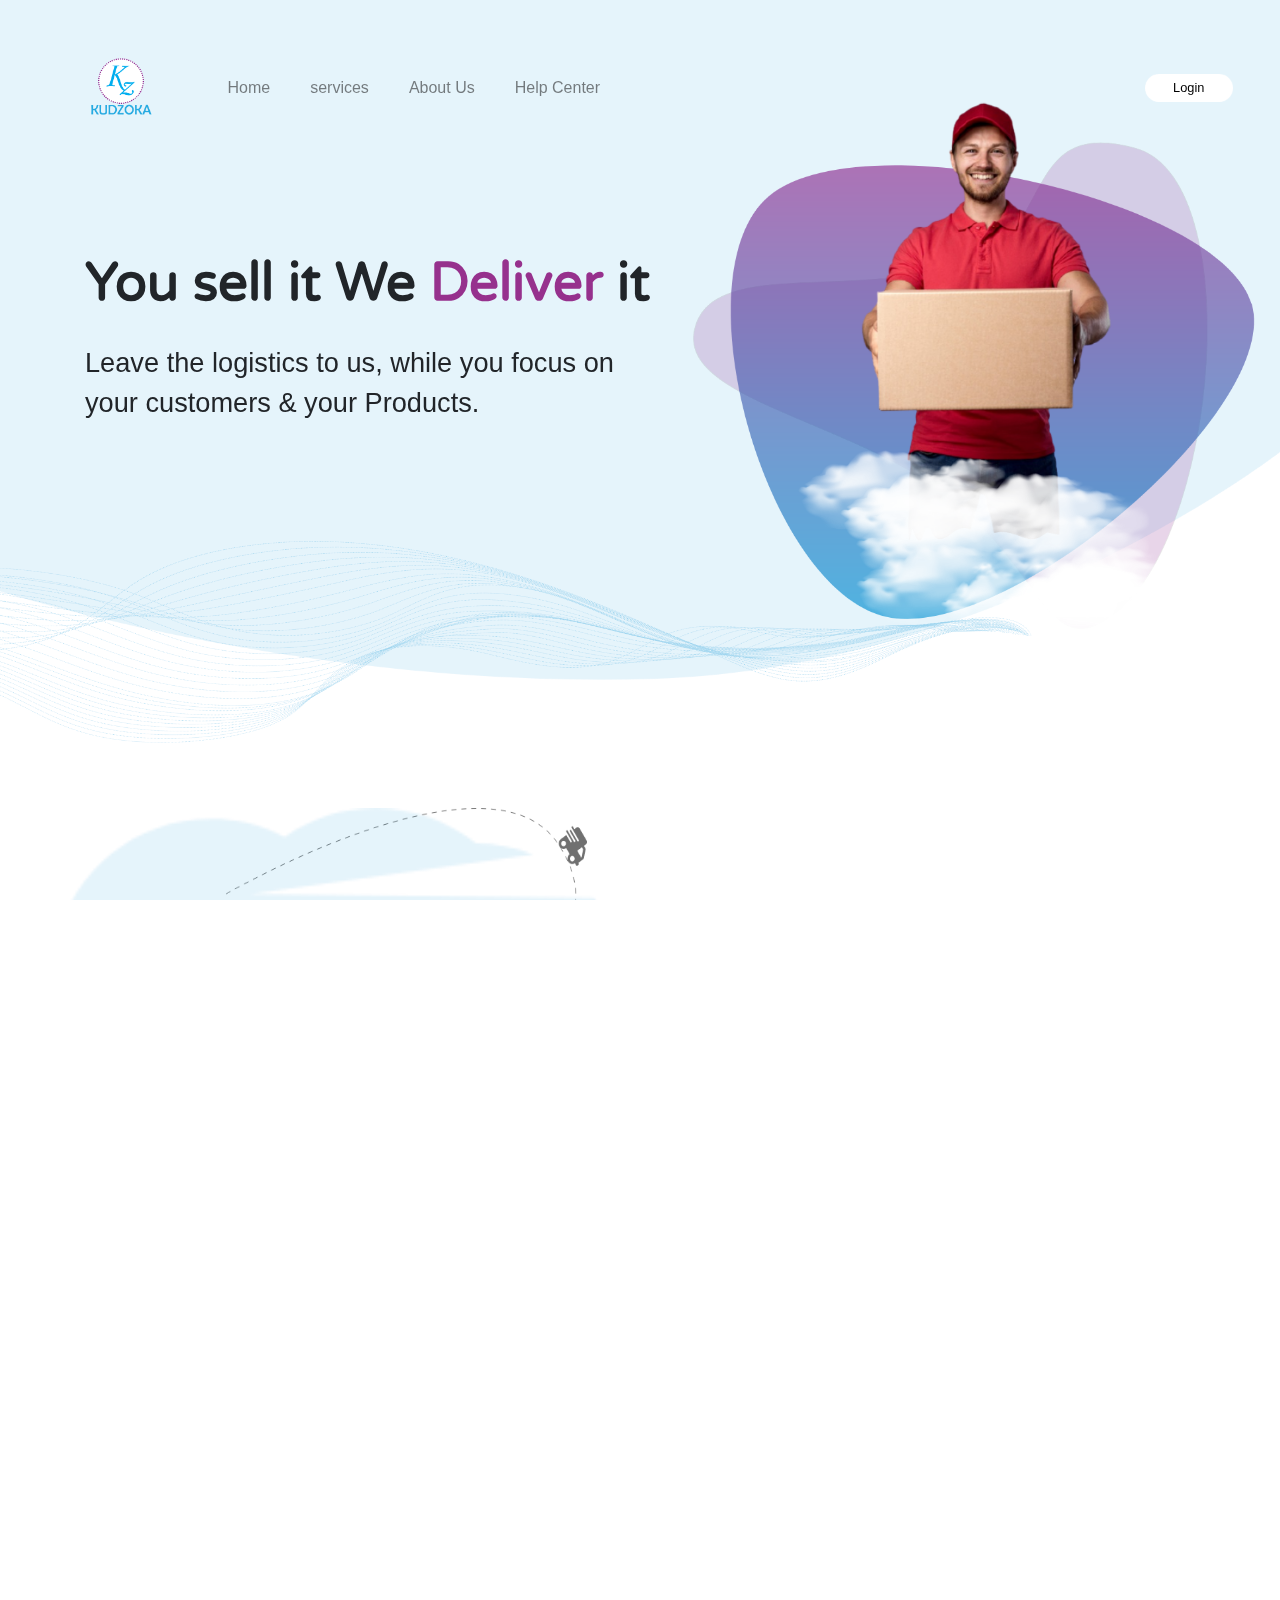
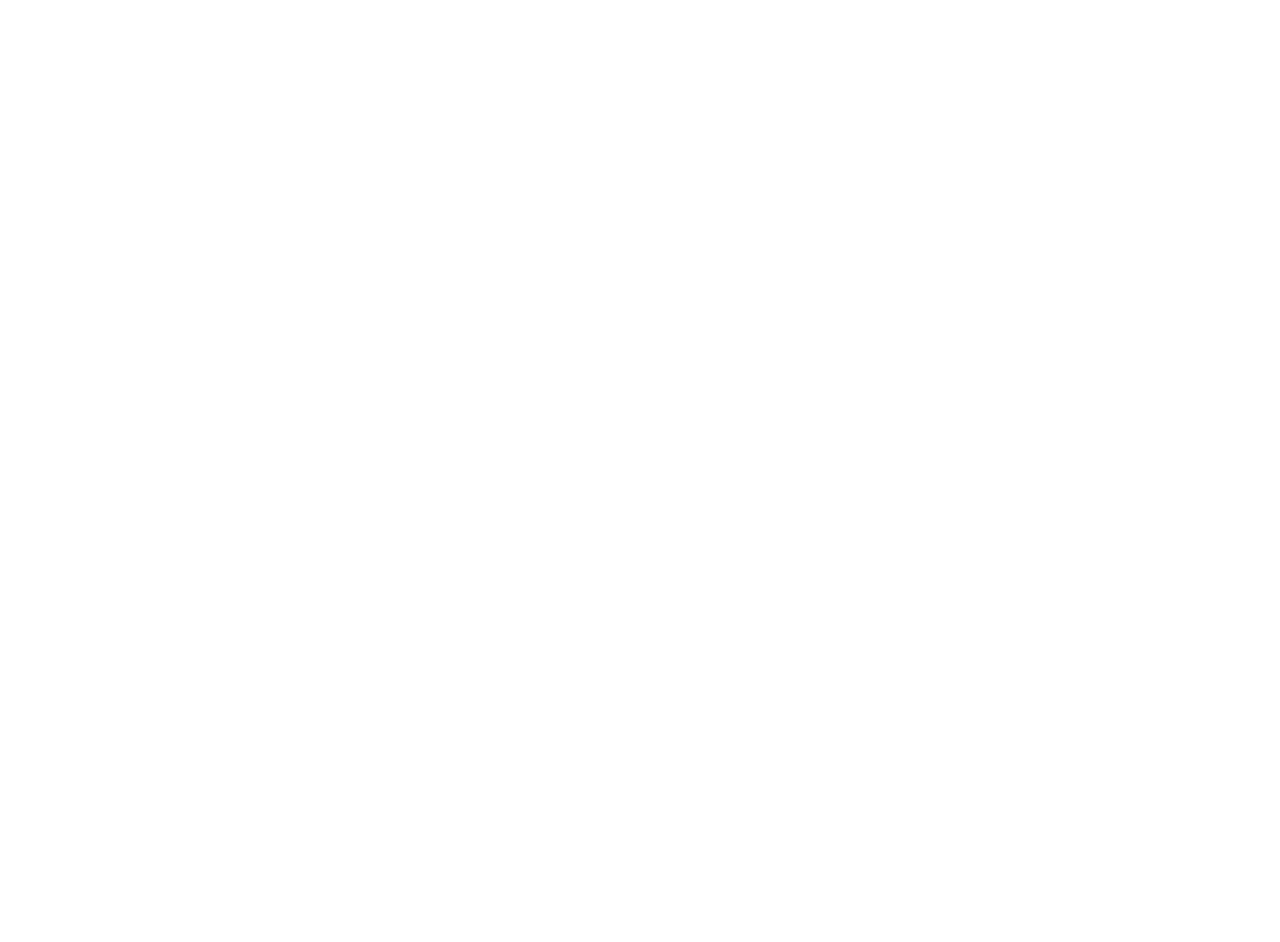
<file: index.html>
<!DOCTYPE html>
<html lang="en">
<head>
    <meta charset="UTF-8">
    <meta http-equiv="X-UA-Compatible" content="IE=edge">
    <meta name="viewport" content="width=device-width, initial-scale=1.0">
    <title>KUDZOKA</title>
    
    <link rel="stylesheet" href="https://maxcdn.bootstrapcdn.com/bootstrap/4.0.0/css/bootstrap.min.css" integrity="sha384-Gn5384xqQ1aoWXA+058RXPxPg6fy4IWvTNh0E263XmFcJlSAwiGgFAW/dAiS6JXm" crossorigin="anonymous">
    <link rel="stylesheet" href="https://unpkg.com/swiper/swiper-bundle.min.css">


    <link rel="stylesheet" href="css/header.css">
    <link rel="stylesheet" href="css/base.css">
</head>

<body>
    
    <header class="background">
        <div class="container" containertype="header">
        <nav class=" navbar navbar-expand-lg navbar-light">
            <a class="navbar-brand" href="">
                <img src="photo/77c3f8418880a56f5f75687c4d268a20.png" width="150px">
            </a>
            <button class="navbar-toggler" type="button" data-toggle="collapse" data-target="#navbarSupportedContent" aria-controls="navbarSupportedContent" aria-expanded="false" aria-label="Toggle navigation">
                <span class="navbar-toggler-icon"></span>
            </button>
            <div class="collapse navbar-collapse " id="navbarSupportedContent">
                <ul class="navbar-nav mr-auto">
                    <li class="nav-item">
                        <a class="nav-link mr-3 pl-3" href="">Home
                            <div class="underlinebar"></div>
                        </a>
                    </li>
                    <li class="nav-item">
                        <a class="nav-link mr-3 pl-3" href="">services
                            <div class="underlinebar"></div>
                        </a>
                    </li>
                    <li class="nav-item">
                        <a class="nav-link mr-3 pl-3" href="">About Us
                            <div class="underlinebar"></div>
                        </a>
                    </li>
                    <li class="nav-item">
                        <a class="nav-link mr-3 pl-3" href="">Help Center
                            <div class="underlinebar"></div>
                        </a>
                    </li>
                </ul>
                    <a href="" class="btn d-flex justify-content-center align-items-center">
                        <img class="buttonimg" src="photo/login_button_bg.png" width="100%">
                        <span class="buttontext position-absolute">Login</span>
                    </a>
            </div>
        </nav>
            <div class="row">
                <div class="para col-7">
                    <span>You sell it We <span>Deliver</span> it</span>
                    <p>Leave the logistics to us, while you focus on your customers & your Products.</p>
                </div>
                <div class="col-5 ">
                    <img class="first" src="photo/landing_bg.png" width="140%" >
                    <img class="secound " src="photo/Mask Group 1.png" width="60%" >
                    <img class="third " src="photo/clouds.png" width="80%" height="60%">
                    <img class="fourth " src="photo/waves.png" width="290%" height="60%"> 
                </div>
            </div>
        </div>
    </header>


    <iframe src="iframe/chart.html" width="100%"  frameborder="no" scrolling="no" class="chartframe"></iframe>
    <iframe src="iframe/slider.html" width="100%" frameborder="no" scrolling="no" class="sliderframe"></iframe>
    <iframe src="iframe/footer.html" width="100%" frameborder="no" scrolling="no" class="footerframe"></iframe>

</body>

<script src="https://code.jquery.com/jquery-3.2.1.slim.min.js"integrity="sha384-KJ3o2DKtIkvYIK3UENzmM7KCkRr/rE9/Qpg6aAZGJwFDMVNA/GpGFF93hXpG5KkN"crossorigin="anonymous"></script>
<script src="https://cdnjs.cloudflare.com/ajax/libs/popper.js/1.12.9/umd/popper.min.js"integrity="sha384-ApNbgh9B+Y1QKtv3Rn7W3mgPxhU9K/ScQsAP7hUibX39j7fakFPskvXusvfa0b4Q"crossorigin="anonymous"></script>
<script src="https://maxcdn.bootstrapcdn.com/bootstrap/4.0.0/js/bootstrap.min.js"integrity="sha384-JZR6Spejh4U02d8jOt6vLEHfe/JQGiRRSQQxSfFWpi1MquVdAyjUar5+76PVCmYl"crossorigin="anonymous"></script>


<script src="https://unpkg.com/swiper/swiper-bundle.min.js"></script>
<script src="js/slider.js"></script>
</html>
</file>
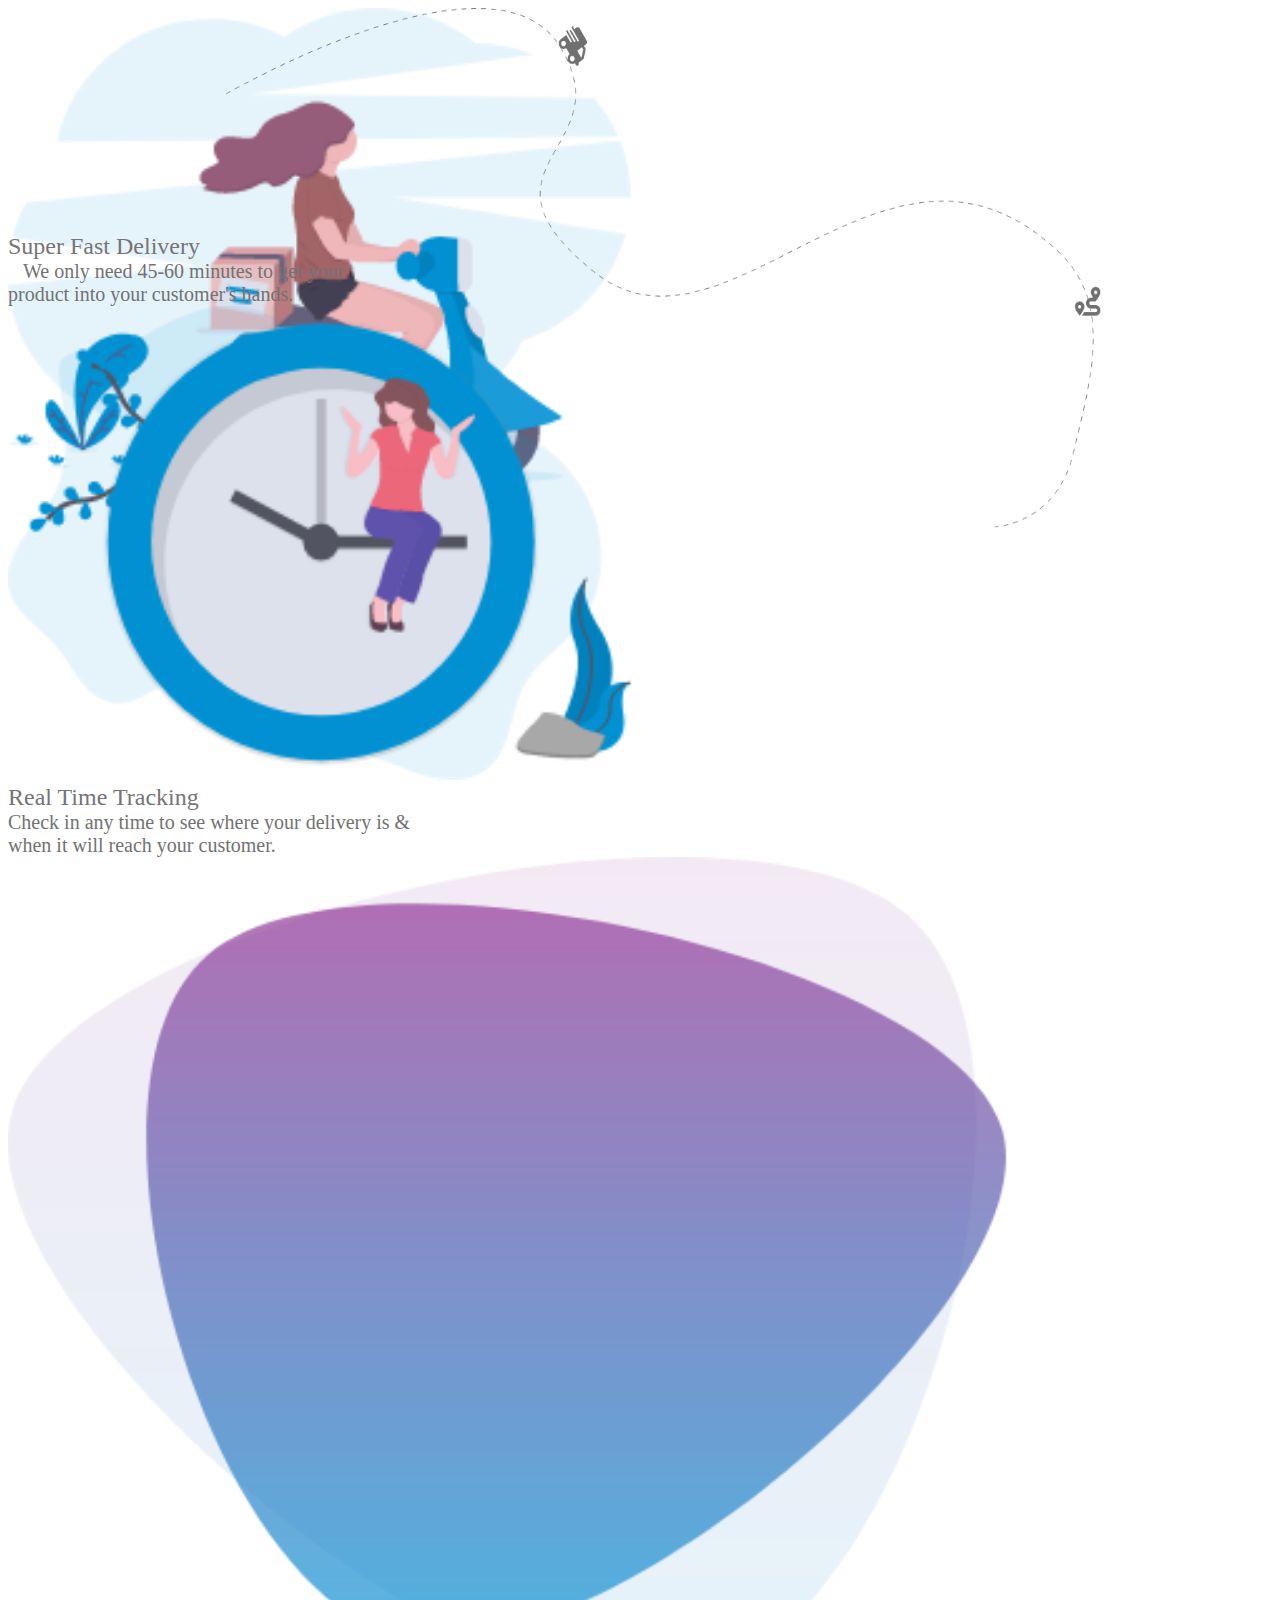
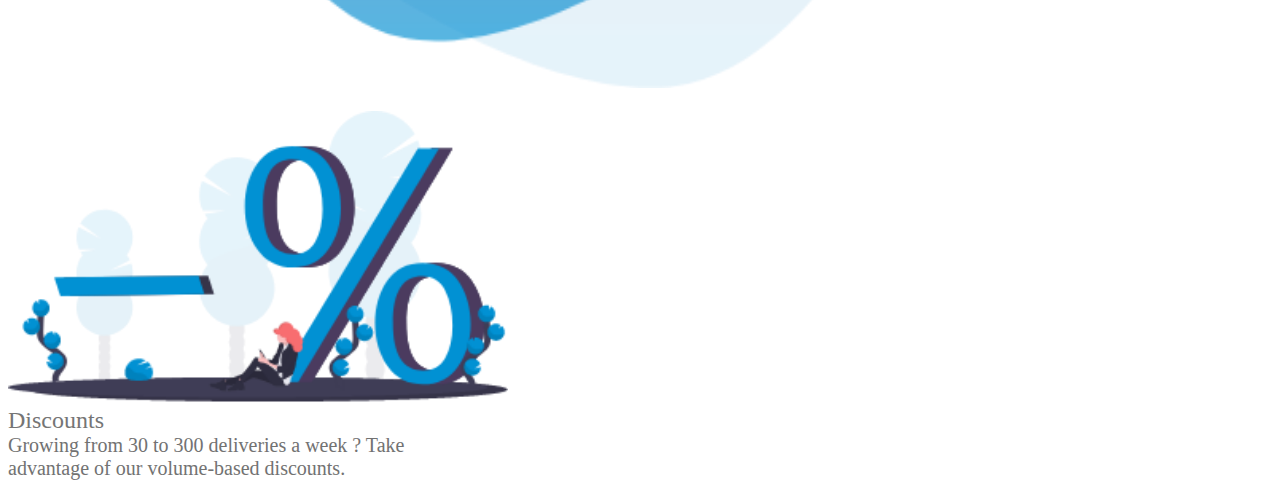
<file: iframe/chart.html>
<!DOCTYPE html>
<html lang="en">
<head>
    <meta charset="UTF-8">
    <meta http-equiv="X-UA-Compatible" content="IE=edge">
    <meta name="viewport" content="width=device-width, initial-scale=1.0">
    <link rel="stylesheet" href="https://cdn.jsdelivr.net/npm/bootstrap@4.6.0/dist/css/bootstrap.min.css" integrity="sha384-B0vP5xmATw1+K9KRQjQERJvTumQW0nPEzvF6L/Z6nronJ3oUOFUFpCjEUQouq2+l" crossorigin="anonymous">
    <script src="https://code.jquery.com/jquery-3.5.1.slim.min.js" integrity="sha384-DfXdz2htPH0lsSSs5nCTpuj/zy4C+OGpamoFVy38MVBnE+IbbVYUew+OrCXaRkfj" crossorigin="anonymous"></script>
    <script src="https://cdn.jsdelivr.net/npm/bootstrap@4.6.0/dist/js/bootstrap.bundle.min.js" integrity="sha384-Piv4xVNRyMGpqkS2by6br4gNJ7DXjqk09RmUpJ8jgGtD7zP9yug3goQfGII0yAns" crossorigin="anonymous"></script>
    <link rel="stylesheet" href="../css/chart.css">
</head>
<body>
   
    <div class="container">
        <div class="row align-content-end  justify-content-start chat1">
            <div class="col-12 col-lg-4 d-flex  justify-content-center align-items-center">
                <img src="../photo/chart1.png" alt="please wait while loading..." width="50%" class="img">
            </div>
        </div>

        <div class="row align-content-start  justify-content-start">
            <div class="col-12 col-lg-4 d-flex justify-content-start align-items-center flex-column">
                <span>Super Fast Delivery</span>
                <span class="text-center text1">
                 &nbsp; &nbsp;We only need 45-60 minutes to get your product into your customer's hands.
                </span>
            </div>
            <div class="col-12 col-lg-4 d-flex justify-content-center align-items-center">
                <img src="../photo/chart2.png" alt="please wait while loading..." width="50%" class="img">
            </div>
        </div>
        <div class="row align-content-start  justify-content-center">
            <div class="col-12 col-lg-4 d-flex justify-content-center align-items-center flex-column">
                <span>Real Time Tracking</span>
                <span class="text-center text2">
                    Check in any time to see where your delivery is & when it will reach your customer.
                </span>
            </div>
        </div>
        <div class="row">
            <div class="col-12 col-lg-4 d-flex justify-content-center align-items-center order-1 order-lg-0">
                <img src="../photo/try.png" alt="please wait while loading..." width="80%" class="try">
                <div class="trystring">
                    <span >Why choose</span>
                    <span>KUDZOKA</span>
                </div>
            </div>
            <div class="col-12 col-lg-7 offset-lg-1">
                <div class="row justify-content-end align-content-end chat3">
                    <div class="col-12 col-lg-10 d-flex justify-content-center align-items-center">
                        <img src="../photo/chart3.png" alt="please wait while loading..." width="40%" class="img">
                    </div>
                </div>
                <div class="row justify-content-end align-content-start">
                    <div class="col-12 col-lg-10 d-flex justify-content-center align-items-center flex-column">
                        <span>Discounts</span>
                        <span class="text-center text3">
                            Growing from 30 to 300 deliveries a week ? Take advantage of our volume-based discounts.
                        </span>
                    </div>
                </div>
            </div>
        </div>
    </div>
</body>
</html>
</file>
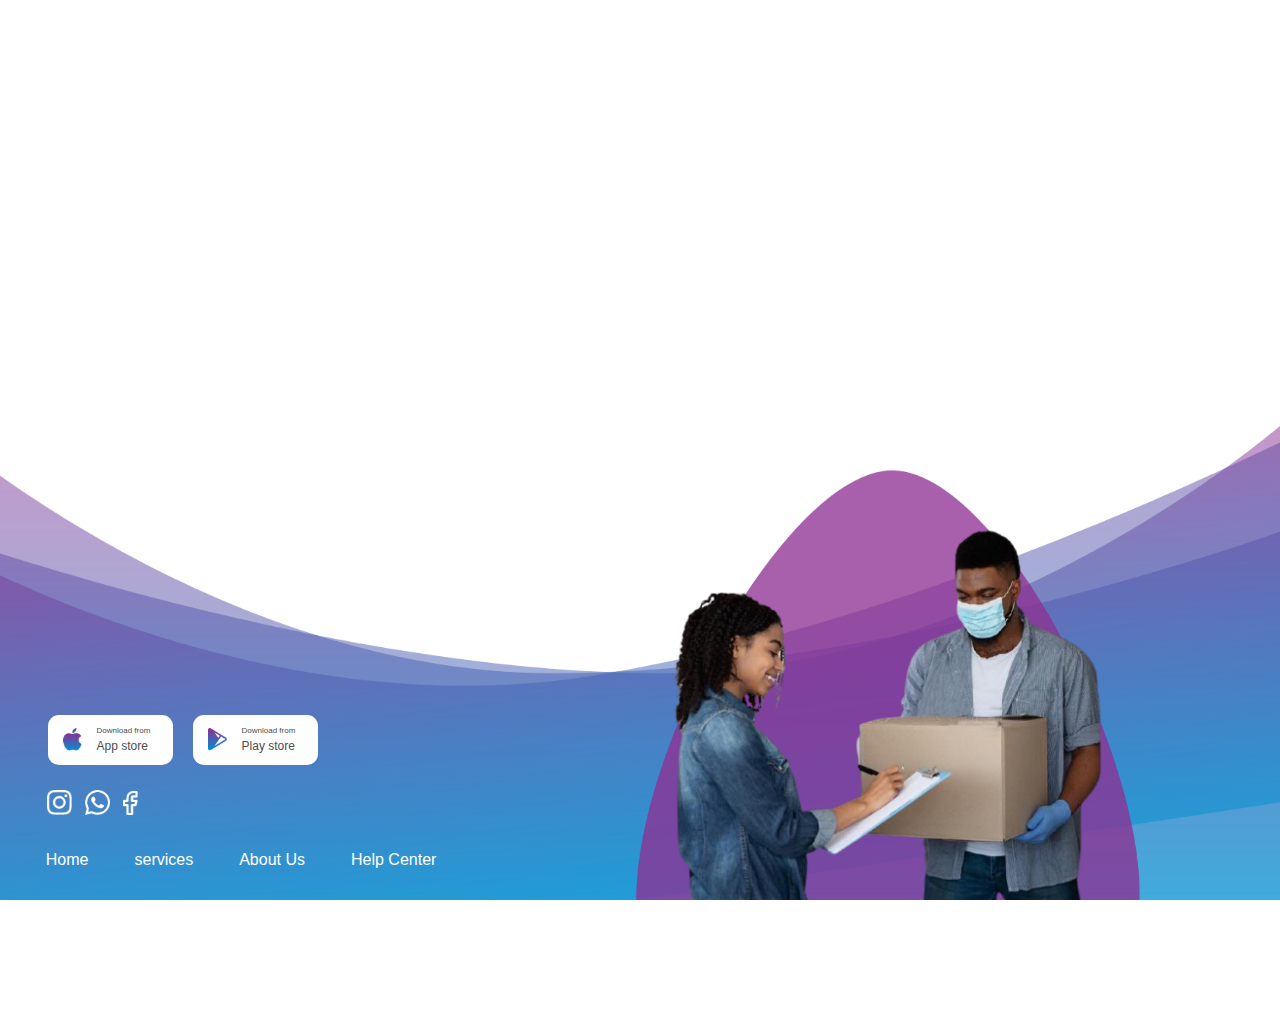
<file: iframe/footer.html>
<!DOCTYPE html>
<html lang="en">
<head>
    <meta charset="UTF-8">
    <meta http-equiv="X-UA-Compatible" content="IE=edge">
    <meta name="viewport" content="width=device-width, initial-scale=1.0">
    <link rel="stylesheet" href="https://maxcdn.bootstrapcdn.com/bootstrap/4.0.0/css/bootstrap.min.css" integrity="sha384-Gn5384xqQ1aoWXA+058RXPxPg6fy4IWvTNh0E263XmFcJlSAwiGgFAW/dAiS6JXm" crossorigin="anonymous">
    <link rel="stylesheet" href="../css/footer.css">
    <title>footer</title>
</head>
<body>
    <div class="footercontainer">
        <div class="background">
            <img src="../photo/120570240_1438492939673479_1452111268841416043_n-removebg-preview.png" class="humanphoto">
            <div class="leftsec">




                <div class="contentcontainer">
                    <div class="downloadbutton">
                        <div class="apple">
                            <div>
                                <img src="../photo/apple.png" width="100%">
                            </div>
                            <div class="downloadbuttontext">
                                <span>Download from</span>
                                <span>App store</span>
                            </div>
                        </div>
                        <div class="google">
                            <div>
                                <img src="../photo/play-store.png" width="100%">
                            </div>
                            <div class="downloadbuttontext">
                                <span>Download from</span>
                                <span>Play store</span>
                            </div>
                        </div>
                    </div>








                    <div class="social">
                        <div>
                            <a href="">
                                <img src="../photo/Icon awesome-instagram.png" alt="instagram" width="75%" class="insta">
                            </a>
                        </div>
                        <div>
                            <a href="">
                                <img src="../photo/Icon simple-whatsapp.png" alt="whats app" width="75%">
                            </a>
                        </div>
                        <div>
                            <a href="">
                                <img src="../photo/Icon feather-facebook.png" alt="face book" width="45%">
                            </a>
                        </div>
                    </div>






                    <div class="bottomnavbar">
                        <nav class=" navbar navbar-expand navbar-light p-0">
                                <ul class="navbar-nav mr-auto">
                                    <li class="nav-item">
                                        <a class="nav-link pl-2 text-white" href="">Home</a>
                                    </li>
                                    <li class="nav-item">
                                        <a class="nav-link pl-2  text-white" href="">services</a>
                                    </li>
                                    <li class="nav-item">
                                        <a class="nav-link pl-2  text-white" href="">About Us</a>
                                    </li>
                                    <li class="nav-item">
                                        <a class="nav-link pl-2  text-white" href="">Help Center</a>
                                    </li>
                                </ul>
                        </nav>
                    </div>
                </div>


            </div>
        </div>
    </div>
















    <script src="https://code.jquery.com/jquery-3.2.1.slim.min.js"
    integrity="sha384-KJ3o2DKtIkvYIK3UENzmM7KCkRr/rE9/Qpg6aAZGJwFDMVNA/GpGFF93hXpG5KkN"
    crossorigin="anonymous"></script>
<script src="https://cdnjs.cloudflare.com/ajax/libs/popper.js/1.12.9/umd/popper.min.js"
    integrity="sha384-ApNbgh9B+Y1QKtv3Rn7W3mgPxhU9K/ScQsAP7hUibX39j7fakFPskvXusvfa0b4Q"
    crossorigin="anonymous"></script>
<script src="https://maxcdn.bootstrapcdn.com/bootstrap/4.0.0/js/bootstrap.min.js"
    integrity="sha384-JZR6Spejh4U02d8jOt6vLEHfe/JQGiRRSQQxSfFWpi1MquVdAyjUar5+76PVCmYl"
    crossorigin="anonymous"></script>
</body>
</html>
</file>
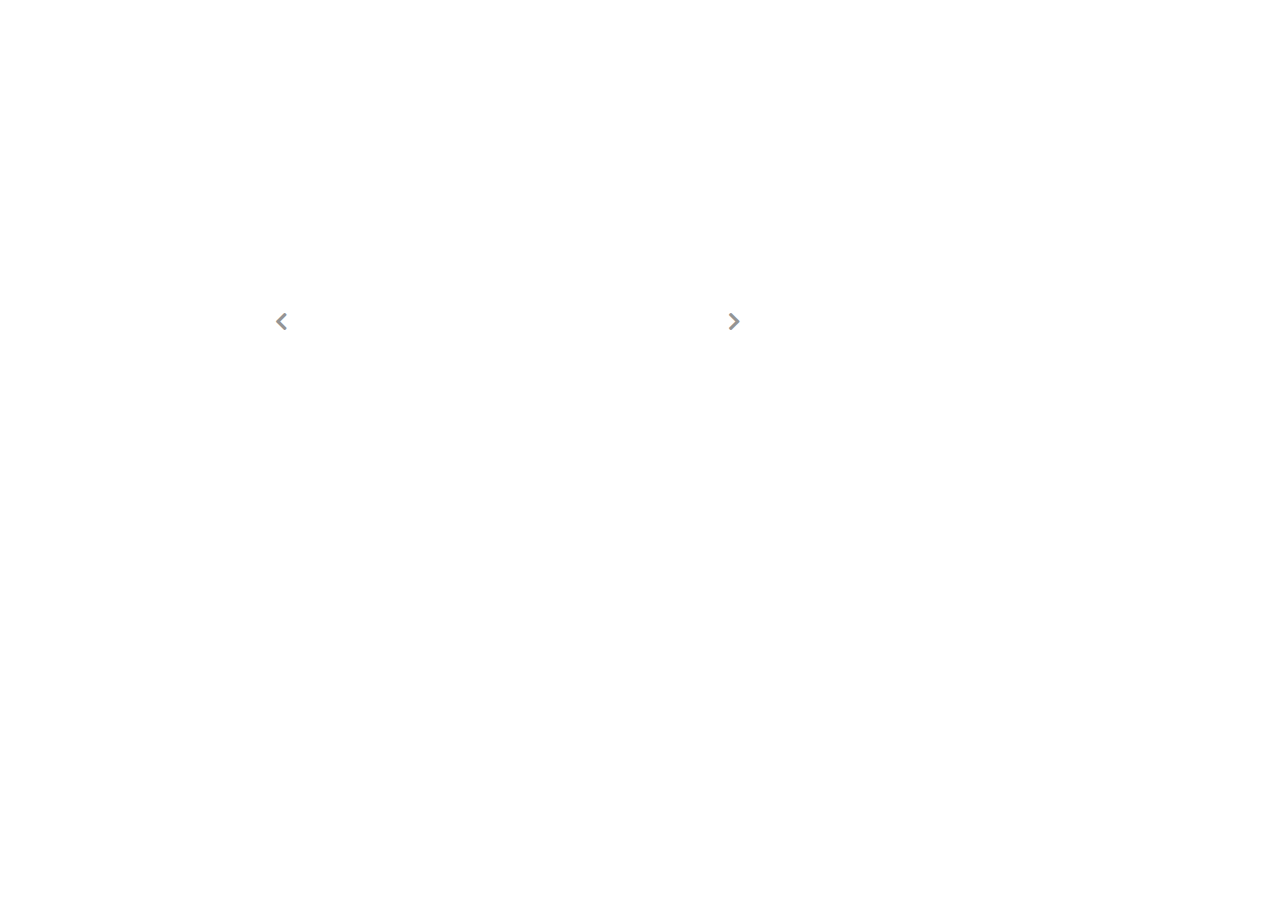
<file: iframe/slider.html>
<!DOCTYPE html>
<html lang="en">
<head>
    <meta charset="UTF-8">
    <meta http-equiv="X-UA-Compatible" content="IE=edge">
    <meta name="viewport" content="width=device-width, initial-scale=1.0">
   
   
  
    <link rel="stylesheet" href="https://unpkg.com/swiper/swiper-bundle.min.css">
    <link rel="stylesheet" href="https://cdn.jsdelivr.net/npm/bootstrap@4.6.0/dist/css/bootstrap.min.css" integrity="sha384-B0vP5xmATw1+K9KRQjQERJvTumQW0nPEzvF6L/Z6nronJ3oUOFUFpCjEUQouq2+l" crossorigin="anonymous">
    <link rel="stylesheet" href="../css/slider.css">


   
</head>
<body>
  <div class="container">
     <div class="swiper mySwiper swiper-initialized swiper-horizontal swiper-pointer-events">
        <div class="swiper-wrapper subsliderpos" id="swiper-wrapper-815e98bb8e4de548" aria-live="polite" style="transition-duration: 0ms; transform: translate3d(-1740px, 0px, 0px);">
          <div class="swiper-slide" data-swiper-slide-index="0" role="group" aria-label="1 / 3" style="width: 260px; margin-right: 30px;"> <img src="../photo/Group 1006.png" class="d-block w-75" alt="please wait while loading"></div>
          <div class="swiper-slide" data-swiper-slide-index="1" role="group" aria-label="2 / 3" style="width: 260px; margin-right: 30px;"><img src="../photo/Group 1007.png" class="d-block w-75" alt="please wait while loading"></div>
          <div class="swiper-slide swiper-slide-prev" data-swiper-slide-index="2" role="group" aria-label="3 / 3" style="width: 260px; margin-right: 30px;"><img src="../photo/Group 1008.png" class="d-block w-75 imgfix" alt="please wait while loading"></div>
        </div>
    </div>
    <div class="midleslider swiper mySwiper swiper-initialized swiper-horizontal swiper-pointer-events">
        <div class="swiper-wrapper" id="swiper-wrapper-815e98bb8e4de548" aria-live="polite" style="transition-duration: 0ms; transform: translate3d(-1740px, 0px, 0px);">
          <div class="swiper-slide" data-swiper-slide-index="0" role="group" aria-label="1 / 3" style="width: 260px; margin-right: 30px;"><img src="../photo/Group 1007.png" class="d-block w-75 imgfix2" alt="please wait while loading"></div>
          <div class="swiper-slide" data-swiper-slide-index="1" role="group" aria-label="2 / 3" style="width: 260px; margin-right: 30px;"><img src="../photo/Group 1008.png" class="d-block w-75 imgfix" alt="please wait while loading"></div>
          <div class="swiper-slide swiper-slide-prev" data-swiper-slide-index="2" role="group" aria-label="3 / 3" style="width: 260px; margin-right: 30px;"><img src="../photo/Group 1006.png" class="d-block w-75" alt="please wait while loading"></div>
        </div>
    </div>
    <div class="swiper mySwiper swiper-initialized swiper-horizontal swiper-pointer-events">
        <div class="swiper-wrapper subsliderpos" id="swiper-wrapper-815e98bb8e4de548" aria-live="polite" style="transition-duration: 0ms; transform: translate3d(-1740px, 0px, 0px);">
          <div class="swiper-slide" data-swiper-slide-index="0" role="group" aria-label="1 / 3" style="width: 260px; margin-right: 30px;"><img src="../photo/Group 1008.png" class="d-block w-75 imgfix" alt="please wait while loading"></div>
          <div class="swiper-slide" data-swiper-slide-index="1" role="group" aria-label="2 / 3" style="width: 260px; margin-right: 30px;"><img src="../photo/Group 1006.png" class="d-block w-75" alt="please wait while loading"></div>
          <div class="swiper-slide swiper-slide-prev" data-swiper-slide-index="2" role="group" aria-label="3 / 3" style="width: 260px; margin-right: 30px;"><img src="../photo/Group 1007.png" class="d-block w-75" alt="please wait while loading"></div>
        </div>
    </div>

    

    <div class="controller">
       <div class="swiper-next-button" tabindex="0" role="button" aria-label="Next slide" aria-controls="swiper-wrapper-815e98bb8e4de548">&#xf053;</div>
       <div class="swiper-prev-button" tabindex="0" role="button" aria-label="Previous slide" aria-controls="swiper-wrapper-815e98bb8e4de548">&#xf054;</div>
    </div>
  
  </div> 
  
  
  <div class="textslider swiper mySwiper mytextSwiper swiper-initialized swiper-horizontal swiper-pointer-events">
      <div class="swiper-wrapper subsliderpos" id="swiper-wrapper-815e98bb8e4de548" aria-live="polite" style="transition-duration: 0ms; transform: translate3d(-1740px, 0px, 0px);">
        <div class="textslide swiper-slide" data-swiper-slide-index="0" role="group" aria-label="1 / 3" style="width: 260px; height: 100% !important; margin-right: 30px;">
         
          <span>Round the clock Support</span>
          <span class="text1">We only need 45-60 minutes to get your product into your customer's hands.</span>
         
        </div>
        <div class="textslide swiper-slide" data-swiper-slide-index="1" role="group" aria-label="2 / 3" style="width: 260px; margin-right: 30px;">
         <span>we reach you in any whare</span>
         <span>Growing from 30 to 300 dliveries a week? Take advantage of our volume-based discounts.</span>
         

        </div>
        <div class="textslide swiper-slide swiper-slide-prev" data-swiper-slide-index="2" role="group" aria-label="3 / 3" style="width: 260px; margin-right: 30px;">

         <span>Earn more mony at home</span>
         <span>Check in any time to see where your delivery is & when it will reach your customer.</span>

        </div>
      </div>
    </div>


</body>



<script src="https://code.jquery.com/jquery-3.5.1.slim.min.js" integrity="sha384-DfXdz2htPH0lsSSs5nCTpuj/zy4C+OGpamoFVy38MVBnE+IbbVYUew+OrCXaRkfj" crossorigin="anonymous"></script>
<script src="https://cdn.jsdelivr.net/npm/bootstrap@4.6.0/dist/js/bootstrap.bundle.min.js" integrity="sha384-Piv4xVNRyMGpqkS2by6br4gNJ7DXjqk09RmUpJ8jgGtD7zP9yug3goQfGII0yAns" crossorigin="anonymous"></script>
<script src="https://unpkg.com/swiper/swiper-bundle.min.js"></script>
<script src="../js/slider.js"></script>


</html>
</file>
<file: css/header.css>
@font-face {
    font-family: "Varela_Round";
    src: url(../font/Varela_Round/VarelaRound-Regular.ttf);
 }
 a:visited
 {
    color: black;
 }
 .background{
    width: 100%;
    height: 800px;
    background-image: url(../photo/blue_bg.png);
    background-repeat: no-repeat;
    background-size: 100% 85%;
    position: relative;
    top: 0px;
}
 .navbar{
    position: relative;
    top: 5%;
    left: -5%;
    width: 111%;
    height: 12%;
    z-index: 1;
    overflow: visible;
}
.navbar-toggler
{
    outline: 0px solid !important;
    cursor: url(../photo/pointaermousicon.png),pointer !important;
}
.navbar-toggler-icon
{
    cursor: url(../photo/pointaermousicon.png),pointer !important;
}
.btn{
    width: 11%;
    font-size: 80%;
    display: block;
    cursor: url(../photo/pointaermousicon.png),pointer !important;
    box-shadow: none;
}
.btn:focus,.btn:active:focus,.btn.active:focus,
.btn.focus,.btn:active.focus,.btn.active.focus {
    box-shadow: none ;
}
.buttonimg
{
    cursor: url(../photo/pointaermousicon.png),pointer !important;
}
.buttontext
{
    cursor: url(../photo/pointaermousicon.png),pointer !important;
}
.btn:hover,.buttontext:hover
{
    color: rgb(0, 195, 255);
    filter: brightness(98%);
    transition-property: all;
    transition-duration: 0.3s;
}
.nav-link
{
    color: silver;
    font-weight: 500;
    display: flex;
    justify-content: center;
    align-items: flex-start;
    flex-direction: column;
    cursor: url(../photo/pointaermousicon.png),pointer;
}
.underlinebar
{
    width: 0%;
    transition-property: width;
    transition-duration: 0.5s;
    margin-left: 5%;
}
.nav-link:hover>.underlinebar
{
    width: 85%;
    height: 4px;
    background-color:#b63dac;
    border-radius: 100px;
}
.container
{
    height: 100%;
}
.row
{
    position: relative;
    top: 2%;
    left: 0%;
    width: 105%;
}
.para{
    margin-top: 12%;
}
.para>span{
    font-family: "Varela_Round";
    font-weight: 600;
    font-size: 330%;
}
.para>span>span
{
    color: #96318D;
}
.para>p{
    font-weight: 100;
    font-size: 170%;
    width: 90%;
    margin-top: 3%;
}
.first {
    position: absolute;
    top: -15%;
    left: -15%;
}
.secound {
    position: absolute;
    top: -5%;
    left: 18%;
}
.third {
    position: absolute;
    top:103%;
    left: 10%;
    filter: opacity(99%);
}

.fourth {
    position: absolute;
    top:130%;
    right: 42%;
    opacity: 1.5;
}
@media screen and (max-width:1300px) {
    .row
    {
        position: relative;
        top: 1%;
        width: 105%;
    }
}
@media screen and (max-width:1250px) {
    .row
    {
        position: relative;
        top: 0%;
        width: 105%;
    }
}
@media screen and (max-width:1200px) {

    .background{
        width: 100%;
        height: 615px;
        background-repeat: no-repeat;
        background-size: 100% 85%;
        
    }
    .navbar{
        position: relative;
        top: 5%;
        left: -5%;
        width: 105%;
        height: 12%;
    }
    .btn{
        width: 11%;
        font-size: 70%;
        display: block;
    }
    .para>span{
        font-weight: 600;
        font-size: 280%;
    }
    .para>p{
        font-weight: 100;
        font-size: 150%;
        width: 90%;
        margin-top: 3%;
    }
    .row
    {
        position: relative;
        top: 5%;
        left: 2%;
        width: 105%;
    }
    .first {
        position: absolute;
        top: -15%;
        left: -15%;
        width: 120%;
    }
    .secound {
        position: absolute;
        top: -5%;
        left: 18%;
        width: 50%;
    }
    .third {
        position: absolute;
        top:85%;
        left: 10%;
        filter: opacity(99%);
        width: 67%;
    }
    .fourth {
        position: absolute;
        top:103%;
        right: 50%;
        opacity: 1.5;
    }
}
@media screen and (max-width:1025px) {
    .underlinebar
    {
        display: none;
    }
}
@media screen and (max-width:991px) {

    .background{
        width: 100%;
        height: auto;
        min-height: 390px;
        background-repeat: no-repeat;
        background-size: 100% 100%;
    }
    .navbar{
        position: relative;
        top: 5%;
        left: -5%;
        width: 105%;
        height: auto;
    }
    .navbar-nav
    {
        margin-left: -2%;
        padding-top: 2%;
        padding-bottom: 2%;
        padding-left: 5%;
        width: 100%;
    }
    .nav-item:hover
    {
        background-color: #ffffff;
        border-radius: 50px;
        transition: all;
        transition-duration: 0.3s;
    }
    .nav-link:hover
    {
        color: rgb(14, 221, 221)!important;
    }
    .btn{
        margin-left: 1%;
        margin-top: 5%;
        width: 20%;
        font-size: 75%;
        display: block;
    }
    .para{
        margin-top: 8%;
    }
    .para>span{
        font-weight: 600;
        font-size: 200%;
    }
    .para>p{
        font-weight: 100;
        font-size: 150%;
        width: 90%;
        margin-top: 3%;
    }
    .row
    {
        position: relative;
        top: -2%;
        left: 2%;
        width: 105%;

    }
    .first {
        position: absolute;
        top: -15%;
        left: -15%;
        width: 120%;
    }
    .secound {
        position: absolute;
        top: -7%;
        left: 15%;
        width: 50%;
    }
    .third {
        position: absolute;
        top:62%;
        left: 10%;
        filter: opacity(99%);
        width: 67%;
    }
    .fourth {
        position: absolute;
        top:87%;
        right: 50%;
        opacity: 1.5;
    }
}
@media screen and (max-width:767px) {

    .background{
        width: 100%;
        height: auto;
        min-height: 300px;
        background-repeat: no-repeat;
        background-size: 100% 100%;
    }
    .btn{
        margin-left: 1%;
        margin-top: 5%;
        width: 27%;
        font-size: 75%;
        display: block;
    }
    .para{
        margin-top: 8%;
    }
    .para>span{
        font-weight: 600;
        font-size: 140%;
    }
    .para>p{
        font-weight: 100;
        font-size: 100%;
        width: 90%;
        margin-top: 3%;
    }
    .row
    {
        position: relative;
        top: -2%;
        left: 2%;
        width: 105%;

    }
    .first {
        position: absolute;
        top: -15%;
        left: -15%;
        width: 120%;
    }
    .secound {
        position: absolute;
        top: -7%;
        left: 15%;
        width: 50%;
    }
    .third {
        position: absolute;
        top:78%;
        left: 10%;
        filter: opacity(99%);
        width: 67%;
    }
    .fourth {
        position: absolute;
        top:92%;
        right: 50%;
        opacity: 1.5;
    }
}
@media screen and (max-width:450px) {

    .background{
        width: 100%;
        height: auto;
        min-height: 300px;
        background-repeat: no-repeat;
        background-size: 100% 100%;
    }
    .para{
        margin-top: 8%;
    }
    .para>span{
        font-weight: 600;
        font-size: 100%;
    }
    .para>p{
        font-weight: 100;
        font-size: 90%;
        width: 90%;
        margin-top: 3%;
    }
    .row
    {
        position: relative;
        top: -2%;
        left: 2%;
        width: 105%;

    }
    .first {
        position: absolute;
        top: -15%;
        left: -15%;
        width: 120%;
    }
    .secound {
        position: absolute;
        top: -7%;
        left: 15%;
        width: 50%;
    }
    .third {
        position: absolute;
        top:70%;
        left: 10%;
        filter: opacity(99%);
        width: 67%;
    }
    .fourth {
        position: absolute;
        top:85%;
        right: 50%;
        opacity: 1.5;
    }
}
</file>
<file: css/base.css>
*
{border: 1px soli;
   transition: all;
   transition-duration: 1s;
   cursor: url(../photo/defualtmousicon.png),default;
}
*::selection
{
color:none;
background-color: transparent;
}
html,body
{
   overflow-x: hidden;
   height: 100%;
   margin: 0px;
}
.chartframe
{
    position: relative;
    z-index: -1;
    height:55vw;
}
.sliderframe
{
    position: relative;
    height:40vw;
}
.footerframe
{
    position: relative;
    top: -17vw;
    z-index: -1;
    margin-bottom:-50%;
    height:46vw;
}

@media screen and (max-width:1366px) {
.sliderframe
{
    position: relative;
    height:40vw;
}
.footerframe
{
    position: relative;
    top: -23vw;
    z-index: -1;
    margin-bottom:-40vw;
    height:58vw;
}
}
@media screen and (max-width:1330px) {
.chartframe
{
    position: relative;
    z-index: -1;
    height:60vw;
}
}
@media screen and (max-width:1250px) {
    .chartframe
    {
        position: relative;
        z-index: -1;
        height:60vw;
    }
    .sliderframe
    {
        position: relative;
        height:40vw;
    }
.footerframe
{
    position: relative;
    top: -40vw;
    z-index: -1;
    margin-bottom:-74vw;
    height:68vw;
}
}

@media screen and (max-width:1050px) {
    .chartframe
    {
        position: relative;
        z-index: -1;
        height:70vw;
    }
    .sliderframe
    {
        position: relative;
        height:45vw;
    }
.footerframe
{
    position: relative;
    top: -35vw;
    z-index: -2;
    margin-bottom:-40vw;
}
}

@media screen and (max-width:992px) {
    .chartframe
    {
        position: relative;
        top: 5vw;
        z-index: -1;
        height:130vw;
    }
    .sliderframe
    {
        position: relative;
        top: 0vw;
        height:50%;
    }
.footerframe
{
    position: relative;
    top: -35vw;
    z-index: -2;
    margin-bottom:-50vw;
    height: 78vw;
}
}


@media screen and (max-width:900px) {
    .chartframe
    {
        position: relative;
        z-index: -1;
        height:140vw;
    }
    .sliderframe
    {
        position: relative;
        top: -5vw;
        height:40vw;
    }
.footerframe
{
    position: relative;
    top: -47vw;
    z-index: -2;
    margin-bottom:-50vw;
    height: 85vw;
}
}
@media screen and (max-width:808px) {
    .chartframe
    {
        position: relative;
        z-index: -1;
        height:165vw;
    }
    .sliderframe
    {
        position: relative;
        height:40vw;
    }
.footerframe
{
    position: relative;
    top: -50vw;
    z-index: -2;
    margin-bottom:-54vw;
    height: 95vw;
}
}
@media screen and (max-width:768px) {
    .chartframe
    {
        position: relative;
        z-index: -1;
        height:160vw;
    }
    .sliderframe
    {
        position: relative;
        height:40vw;
    }
.footerframe
{
    position: relative;
    top: -45vw;
    z-index: -2;
    margin-bottom:-50vw;

}
}
@media screen and (max-width:750px) {
    .chartframe
    {
        position: relative;
        z-index: -1;
        height:180vw;
    }
    .sliderframe
    {
        position: relative;
        height:40vw;
    }
.footerframe
{
    position: relative;
    top: -58vw;
    z-index: -2;
    margin-bottom:-60vw;
    height: 105vw;
}
}

@media screen and (max-width:700px) {
    .chartframe
    {
        position: relative;
        top: 5vw;
        z-index: -1;
        height:175vw;
    }
    .sliderframe
    {
        position: relative;
        height:45vw;
    }
    .footerframe
    {
        position: relative;
        top: -57vw;
        z-index: -1;
        margin-bottom:-60vw;
        height: 100vw;
    }

}
@media screen and (max-width:624px) {
    .chartframe
    {
        position: relative;
        z-index: -1;
        height:190vw;
    }
    .sliderframe
    {
        position: relative;
        height:45vw;
    }
    .footerframe
    {
        position: relative;
        top: -67vw;
        z-index: -2;
        margin-bottom:-70vw;
        height: 120vw;
    }

}
</file>
<file: css/chart.css>
.container
{
    max-width: 1450px;
    height: 1000px;
    background-image: url(../photo/chart.png);
    background-repeat: no-repeat;
    background-size: 70% 57%;
    background-position:top left 13.5vw;
    position: relative;
    top: 0px;
}
.chat1
{
    height: 25%;
}
.chat3
{
    margin-top: 0.5vw;
}
.col-12>span
{
    font-size: 28px;
    font-weight: 500;
    color: rgb(117, 117, 117);
}
.col-12>span+.text1
{
    font-size: 22.5px;
    font-weight: 350;
    display: block;
    width: 400px;
    color: rgb(114, 114, 114);
}
.col-12>span+.text2
{
    font-size: 22.5px;
    font-weight: 350;
    display: block;
    width: 455px;
    color: rgb(114, 114, 114);
}
.col-12>span+.text3
{
    font-size: 22.5px;
    font-weight: 350;
    display: block;
    width: 460px;
    border: soli;
    color: rgb(114, 114, 114);
}
.trystring
{
    position: absolute;
    padding-left: 15px;
    display: flex;
    justify-content: center;
    align-items: flex-start;
    flex-direction: column;
}
.trystring>span
{
    font-size: 17px;
    color: white;
}
.trystring>span+span
{
    font-size: 46px;
    margin-bottom: 10px;
}
@media screen and (max-width:1700px)
{
.container
{
    max-width: 1250px;
    background-size: 70% 52%;
    background-position:top left 14vw;
}
.chat1
{
    height: 22.5%;
}
.chat3
{
    margin-top: 1.5vw;
}
.col-12>span
{
    font-size: 24px;
}
.col-12>span+.text1
{
    font-size: 20px;
    display: block;
    width: 355px;
    border: soli;
}
.col-12>span+.text2
{
    font-size: 20px;
    display: block;
    width: 405px;
    border: soli;
}
.col-12>span+.text3
{
    font-size: 20px;
    display: block;
    width: 410px;
    border: soli;
}
.trystring
{
    position: absolute;
    padding-left: 15px;
    display: flex;
    justify-content: center;
    align-items: flex-start;
    flex-direction: column;
}
.trystring>span
{
    font-size: 15px;
    color: white;
}
.trystring>span+span
{
    font-size: 41px;
    margin-bottom: 10px;
}
}
@media screen and (max-width:1600px)
{
.container
{
    max-width: 1250px;
    background-size: 70% 52%;
    background-position:top left 14vw;
}
.chat1
{
    height: 22.5%;
}
.chat3
{
    margin-top: 2vw;
}

.col-12>span
{
    font-size: 24px;
}
}
@media screen and (max-width:1500px)
{
.container
{
    max-width: 1250px;
    background-size: 70% 52%;
    background-position:top left 15.5vw;
}
.chat1
{
    height: 22.5%;
}
.chat3
{
    margin-top: 2vw;
}
.col-12>span
{
    font-size: 24px;
}

}
@media screen and (max-width:1400px)
{
.container
{
    max-width: 1250px;
    background-size: 70% 52%;
    background-position:top left 15.5vw;
}
.chat1
{
    height: 22.5%;
}
.chat3
{
    margin-top: 2vw;
}
.col-12>span+span
{
    font-size: 14px;
    font-weight: 500;
}
.col-12>span
{
    font-size: 24px;
    font-weight: 500;
}
.col-12>span+.text1
{
    font-size: 20px;
    display: block;
    border: soli;
}
.col-12>span+.text2
{
    font-size: 20px;
    display: block;
    width: 405px;
    border: soli;
}
.col-12>span+.text3
{
    font-size: 20px;
    display: block;
    width: 410px;
    border: soli;
}
}
@media screen and (max-width:1366px)
{
.container
{
    max-width: 1250px;
    background-size: 70% 52%;
    background-position:top left 16vw;
}
.chat1
{
    height: 22.5%;
}
.chat3
{
    margin-top: 2.5vw;
}
}
@media screen and (max-width:1300px)
{
.container
{
    max-width: 1250px;
    background-size: 70% 52%;
    background-position:top left 17vw;
}
.chat1
{
    height: 22.5%;
}
.chat3
{
    margin-top: 1.5vw;
}
}
@media screen and (max-width:1250px)
{
.container
{
    max-width: 1250px;
    background-size: 70% 52%;
    background-position:top left 18vw;
}
.chat3
{
    margin-top: 2vw;
}
}
@media screen and (max-width:1200px)
{
.container
{
    max-width: 1000px;
    background-size: 70% 45%;
    background-position:top left 15vw;
}
.chat1
{
    height: 18.5%;
}
.chat3
{
    margin-top: 2.8vw;
}
.col-12>span
{
    font-size: 22px;
}
.col-12>span+.text1
{
    font-size: 18px;
    display: block;
    width: 320px;
    border: soli;
}
.col-12>span+.text2
{
    font-size: 18px;
    display: block;
    width: 365px;
    border: soli;
}
.col-12>span+.text3
{
    font-size: 18px;
    display: block;
    width: 370px;
    border: soli;
}
.trystring
{
    position: absolute;
    padding-left: 15px;
    display: flex;
    justify-content: center;
    align-items: flex-start;
    flex-direction: column;
}
.trystring>span
{
    font-size: 12px;
    color: white;
}
.trystring>span+span
{
    font-size: 32px;
    margin-bottom: 10px;
}
}
@media screen and (max-width:1100px)
{
.container
{
    max-width: 1200px;
    background-size: 70% 48%;
    background-position:top left 17vw;
}
.chat1
{
    height: 20%;
}
.chat3
{
    margin-top: 3.8vw;
}
}
@media screen and (max-width:1050px)
{
.container
{
    max-width: 1200px;
    background-size: 70% 48%;
    background-position:top left 17vw;
}
.chat1
{
    height: 19%;
}
.chat3
{
    margin-top: 6vw;
}
}
@media screen and (max-width:991px)
{
.container
{
    background: none;
}
.chat1
{
    height: auto;
}
.chat3
{
    margin-top: 0vw;
}
.img
{
    width: 25%;
    margin-top: 50px;
}
.try
{
    width: 30%;
    margin-top: 60px;
}
.trystring
{
    position: absolute;
    padding-left: 15px;
    padding-top: 60px;
    display: flex;
    justify-content: flex-end;
    align-items: flex-start;
    flex-direction: column;
}
.trystring>span
{
    font-size: 14px;
    color: white;
}
.trystring>span+span
{
    font-size: 37px;
    margin-bottom: 10px;
}
}
@media screen and (max-width:850px)
{
.trystring
{
    position: absolute;
    padding-left: 15px;
    padding-top: 60px;
    display: flex;
    justify-content: flex-end;
    align-items: flex-start;
    flex-direction: column;
}
.trystring>span
{
    font-size: 12px;
    color: white;
}
.trystring>span+span
{
    font-size: 30px;
    margin-bottom: 10px;
}
}
@media screen and (max-width:800px)
{
.container
{
    background: none;
}
.img
{
    width: 30%;
}
.try
{
    width: 35%;
}
}
@media screen and (max-width:600px)
{
.trystring
{
    position: absolute;
    padding-left: 15px;
    padding-top: 60px;
    display: flex;
    justify-content: flex-end;
    align-items: flex-start;
    flex-direction: column;
}
.trystring>span
{
    font-size: 12px;
    color: white;
}
.trystring>span+span
{
    font-size: 23px;
    margin-bottom: 10px;
}
}
@media screen and (max-width:450px)
{
.trystring
{
    position: absolute;
    padding-left: 15px;
    padding-top: 60px;
    display: flex;
    justify-content: flex-end;
    align-items: flex-start;
    flex-direction: column;
}
.trystring>span
{
    font-size: 10px;
    color: white;
}
.trystring>span+span
{
    font-size: 18px;
    margin-bottom: 10px;
}
}
</file>
<file: css/footer.css>
html,body
{
    height: 100%;overflow: hidden;
}
*
{
    cursor: url(../photo/defualtmousicon.png),default;
    transition: all;
    transition-duration: 1s;
}
.footercontainer
{
    width: 100%;
    height: 100%;
  /*  display: flex;
    align-items: flex-end;*/
}
.background
{
width: 100%;
height: 90%;
background-image: url(../photo/Group\ 1131.png);
background-size: 115% 130%;
background-position: center;
position: relative;
bottom: -29%;
display: flex;
}

.humanphoto
{
position: absolute;
bottom: 21%;
right: 7.5%;
width: 46.5%;
border: 1px soli gold;
}


.leftsec
{
    position: absolute;
    top: 47%;
    border: 1px soli rgb(139, 34, 104);
    width: 46%;
    height: 29%;
    display: flex;
    justify-content: center;
    align-items: center;
    flex-direction: column;
}


.contentcontainer
{
    border: 1px soli rgb(139, 34, 104);
    display: flex;
    justify-content: center;
    align-items: flex-start;
    flex-direction: column;
}






.downloadbutton
{
    width: auto;
    height: auto;
    display: flex;
    margin-bottom: 5%;
}
.apple,.google
{
    width: 150px;
    height: 60px;
    border: 0px solid;
    border-radius: 13px;
    margin: 10px;
    background-color: white;
    display: flex;
    align-items: center;
    font-weight: 500;
    color: rgb(77, 77, 77);
    cursor: url(../photo/pointaermousicon.png),pointer;
}
.apple:hover,.google:hover
{
    filter: brightness(95%);
}
.apple>div,.google>div
{
width: 18%;
height: 55%;
display: flex;
justify-content: center;
margin-left: 15px;
border: 0px solid;
cursor: url(../photo/pointaermousicon.png),pointer;
}
.apple>div>img,.google>div>img
{
    cursor: url(../photo/pointaermousicon.png),pointer;
}
.downloadbuttontext
{
    display: flex;
    flex-direction: column;
    cursor: url(../photo/pointaermousicon.png),pointer;
}
.downloadbuttontext>span
{
    display: block;
    width: 100px;
    font-size: 9.5px;
    border: 0px solid;
    cursor: url(../photo/pointaermousicon.png),pointer;
}
.downloadbuttontext>span+span
{
    font-size: 14px;
}





.social
{
    width: 340px;
    height: 50px;
    display: flex;
    padding-left: 5px;
    margin-left: 5px;
    margin-bottom: 22px;
}
.social>div>a
{
    display: block;
    width: 100%;
    height: 100%;
}
.social>div>a
{
    width: 45px;
    height: 45px;
    margin: 0px;
    display: flex;
    justify-content: center;
    align-items: center;
    border: 0px solid;
}
.social>div>a>img
{
    cursor: url(../photo/pointaermousicon.png),pointer;
}
.insta
{
    margin-right: 10px;
}


.nav-link
{
    cursor: url(../photo/pointaermousicon.png),pointer !important;
}

.bottomnavbar
{
    width: 590px;
    height: 40px;
    font-size: 18px;
}
.nav-item
{
margin-right: 55px;
}


@media screen and (max-width:1700px){
  
.background
{
width: 100%;
height: 80%;
background-image: url(../photo/Group\ 1131.png);
background-size: 115% 130%;
background-position: center;
position: relative;
bottom: -37%;
display: flex;
}
.leftsec
{
    position: absolute;
    top: 47%;
    left: 3%;
    border: 1px soli rgb(139, 34, 104);
    width: 46%;
    height: 29%;
    display: flex;
    justify-content: center;
    align-items: center;
    flex-direction: column;
}
.downloadbutton
{
    display: flex;
    margin-bottom: 2%;
}
.social
{
    width: 340px;
    height: 50px;
    display: flex;
    padding-left: 5px;
    margin-left: 5px;
    margin-bottom: 14px;
}
}

@media screen and (max-width:1500px){
  
    .background
    {
    width: 100%;
    height: 75%;
    background-image: url(../photo/Group\ 1131.png);
    background-size: 115% 130%;
    background-position: center;
    position: relative;
    bottom: -41%;
    display: flex;
    }
}

@media screen and (max-width:1366px){
  
    .background
    {
    width: 100%;
    height: 70%;
    background-image: url(../photo/Group\ 1131.png);
    background-size: 115% 130%;
    background-position: center;
    position: relative;
    bottom: -45%;
    display: flex;
    }

    .leftsec
    {
        position: absolute;
        top: 47%;
        border: 1px soli rgb(139, 34, 104);
        width: 46%;
        height: 29%;
        display: flex;
        justify-content: center;
        align-items: center;
        flex-direction: column;
    }
    
    
    .contentcontainer
    {
        border: 1px soli rgb(139, 34, 104);
        display: flex;
        justify-content: center;
        align-items: flex-start;
        flex-direction: column;
    }
    
    
    
    
    
    
    .downloadbutton
    {
        width: auto;
        height: auto;
        display: flex;
        margin-bottom: 2%;
    }
    .apple,.google
    {
        width: 125px;
        height: 50px;
        border: 0px solid;
        border-radius: 11px;
        margin: 10px;
        background-color: white;
        display: flex;
        align-items: center;
        font-weight: 500;
        color: rgb(77, 77, 77);
    }
    .apple>div,.google>div
    {
    width: 15%;
    height: 45%;
    display: flex;
    justify-content: center;
    margin-left: 15px;
    border: 0px solid;
    }
    .downloadbuttontext
    {
        display: flex;
        flex-direction: column;
    }
    .downloadbuttontext>span
    {
        display: block;
        width: 100px;
        font-size: 8px;
        border: 0px solid;
    }
    .downloadbuttontext>span+span
    {
        font-size: 12px;
    }
    
    
    
    
    
    .social
    {
        width: 340px;
        height: 50px;
        display: flex;
        padding-left: 5px;
        margin-left: 5px;
        margin-bottom: 4px;
    }
    .social>div
    {
        width: 33px;
        height: 33px;
        margin: 0px;
        display: flex;
        justify-content: center;
        align-items: center;
        border: 0px solid;
    }
    .insta
    {
        margin-right: 10px;
    }
    
    
    
    
    .bottomnavbar
    {
        width: 590px;
        height: 40px;
        font-size: 16px;
    }
    .nav-item
    {
    margin-right: 30px;
    }
}

@media screen and (max-width:1250px){

    .background
    {
    width: 100%;
    height: 62%;
    background-image: url(../photo/Group\ 1131.png);
    background-size: 115% 130%;
    background-position: center;
    position: relative;
    bottom: -51%;
    display: flex;
    }

    .leftsec
    {
        position: absolute;
        top: 47%;
        left: 10%;
        border: 1px soli rgb(139, 34, 104);
        width: 46%;
        height: 29%;
        display: flex;
        justify-content: center;
        align-items: center;
        flex-direction: column;
    }
    
    
    .contentcontainer
    {
        border: 1px soli rgb(139, 34, 104);
        display: flex;
        justify-content: center;
        align-items: flex-start;
        flex-direction: column;
    }
    
    
    
    
    
    
    .downloadbutton
    {
        width: auto;
        height: auto;
        display: flex;
        margin-bottom: 2%;
    }
    .apple,.google
    {
        width: 120px;
        height: 45px;
        border: 0px solid;
        border-radius: 11px;
        margin: 10px;
        background-color: white;
        display: flex;
        align-items: center;
        font-weight: 500;
        color: rgb(77, 77, 77);
    }
    .apple>div,.google>div
    {
    width: 15%;
    height: 45%;
    display: flex;
    justify-content: center;
    margin-left: 15px;
    border: 0px solid;
    }
    .downloadbuttontext
    {
        display: flex;
        flex-direction: column;
    }
    .downloadbuttontext>span
    {
        display: block;
        width: 100px;
        font-size: 8px;
        border: 0px solid;
    }
    .downloadbuttontext>span+span
    {
        font-size: 12px;
    }
    
    
    
    
    
    .social
    {
        width: 340px;
        height: 50px;
        display: flex;
        padding-left: 5px;
        margin-left: 5px;
        margin-bottom: 2px;
    }
    .social>div
    {
        width: 33px;
        height: 33px;
        margin: 0px;
        display: flex;
        justify-content: center;
        align-items: center;
        border: 0px solid;
    }
    .insta
    {
        margin-right: 10px;
    }
    
    
    
    
    .bottomnavbar
    {
        width: 590px;
        height: 40px;
        font-size: 16px;
    }
    .nav-item
    {
    margin-right: 30px;
    }


}

@media screen and (max-width:992px){

    .background
    {
    width: 100%;
    height: 62%;
    background-image: url(../photo/Group\ 1131.png);
    background-size: 230% 150%;
    background-position:right 92% center;
    position: relative;
    bottom: -51%;
    display: flex;
    }
    .humanphoto
    {
display: none;
    }

    


    .leftsec
    {
        position: absolute;
        top: 47%;
        left: 15%;
        border: 1px soli rgb(139, 34, 104);
        width: 46%;
        height: 29%;
        display: flex;
        justify-content: center;
        align-items: center;
        flex-direction: column;
    }
    
    
    .contentcontainer
    {
        border: 1px soli rgb(139, 34, 104);
        display: flex;
        justify-content: center;
        align-items: flex-start;
        flex-direction: column;
    }
    
    
    
    
    
    
    .downloadbutton
    {
        width: auto;
        height: auto;
        display: flex;
        margin-bottom: 2%;
    }
    .apple,.google
    {
        width: 120px;
        height: 45px;
        border: 0px solid;
        border-radius: 11px;
        margin: 10px;
        background-color: white;
        display: flex;
        align-items: center;
        font-weight: 500;
        color: rgb(77, 77, 77);
    }
    .apple>div,.google>div
    {
    width: 15%;
    height: 45%;
    display: flex;
    justify-content: center;
    margin-left: 15px;
    border: 0px solid;
    }
    .downloadbuttontext
    {
        display: flex;
        flex-direction: column;
    }
    .downloadbuttontext>span
    {
        display: block;
        width: 100px;
        font-size: 8px;
        border: 0px solid;
    }
    .downloadbuttontext>span+span
    {
        font-size: 12px;
    }
    
    
    
    
    
    .social
    {
        width: 340px;
        height: 50px;
        display: flex;
        padding-left: 5px;
        margin-left: 5px;
        margin-bottom: 2px;
    }
    .social>div
    {
        width: 33px;
        height: 33px;
        margin: 0px;
        display: flex;
        justify-content: center;
        align-items: center;
        border: 0px solid;
    }
    .insta
    {
        margin-right: 10px;
    }
    
    
    
    
    .bottomnavbar
    {
        width: 590px;
        height: 40px;
        font-size: 16px;
    }
    .nav-item
    {
    margin-right: 30px;
    }


}

@media screen and (max-width:888px){

    .leftsec
    {
        position: absolute;
        top: 47%;
        left: 20%;
        border: 1px soli rgb(139, 34, 104);
        width: 46%;
        height: 29%;
        display: flex;
        justify-content: center;
        align-items: center;
        flex-direction: column;
    }
}

@media screen and (max-width:768px){

    .leftsec
    {
        position: absolute;
        top: 47%;
        left: 40%;
        border: 1px soli rgb(139, 34, 104);
        width: 46%;
        height: 29%;
        display: flex;
        justify-content: center;
        align-items: center;
        flex-direction: column;
    }
}

@media screen and (max-width:550px){

    .leftsec
    {
        position: absolute;
        top: 47%;
        left: 50%;
        border: 1px soli rgb(139, 34, 104);
        width: 46%;
        height: 29%;
        display: flex;
        justify-content: center;
        align-items: center;
        flex-direction: column;
    }
    .nav-item
    {
    margin-right: 15px;
    }
}

@media screen and (max-width:444px){

    .leftsec
    {
        position: absolute;
        top: 47%;
        left: 30%;
        border: 1px soli rgb(139, 34, 104);
        width: 46%;
        height: 29%;
        display: flex;
        justify-content: center;
        align-items: center;
        flex-direction: column;
    }
    .bottomnavbar
    {
        display: none;
    }

}
</file>
<file: css/slider.css>
*
{
    cursor: url(../photo/defualtmousicon.png),default;
}
@font-face
{        
    font-family:"Font Awesome 5 Free";
    font-style:normal;
    font-weight:100;
    src:url(../font/font_awesome/fa-solid-900.eot);
    src:url(../font/font_awesome/fa-solid-900.eot?#iefix) format("embedded-opentype"),
    url(../font/font_awesome/fa-solid-900.woff2) format("woff2"),
    url(../font/font_awesome/fa-solid-900.woff) format("woff"),
    url(../font/font_awesome/fa-solid-900.ttf) format("truetype"),
    url(../font/font_awesome/fa-solid-900.svg#fontawesome) format("svg")
}
.container
{
    display: flex;
    max-width: 80%;
}
.swiper
{
    width: 20%;
}
.midleslider
{
    width: 45%;
}
.swiper-slide
{
    display: flex;
    align-items: flex-end;
    justify-content: center;
}
.imgfix
{
    margin-bottom: -11.5%;
}
.imgfix2
{
    margin-bottom: -1%;
}
.subsliderpos
{
    position: relative;
    bottom: 11%;
}


.textslider
{
margin-top: 0px;
height: 16vw;
padding-top: 2%;
padding-bottom: 0px;
}
.textslide
{
    display: flex;
    justify-content: flex-start;
    align-items:center;
    flex-direction: column;
    height: 200px;
}
.textslide>span
{
display: block;
width: 100%;
text-align: center;
font-size: 115%;
font-weight: 500;
color: rgb(97, 97, 97);
margin-bottom: 7%;
}
.textslide>span+.text1
{
display: block;
width: 55%;
text-align: center;
font-size: 97%;
font-weight: 0;
color: rgb(141, 141, 141);
}
.textslide>span+span
{
display: block;
width: 80%;
text-align: center;
font-size: 90%;
font-weight: 0;
color: rgb(141, 141, 141);
}
.controller
{
width: 78.1%;
height: 42.5vw;
position: absolute;
z-index: 5;
display: flex;
justify-content: center;
align-items: flex-end;
}

.swiper-next-button,.swiper-prev-button
{
    margin-bottom: 22%;
    font-family:"Font Awesome 5 Free";
    font-size: 20px;
    color: rgb(148, 148, 148);
    cursor: url(../photo/pointaermousicon.png),pointer;
}
.swiper-next-button::selection
,.swiper-prev-button::selection
{
    background-color: transparent;
}
.swiper-next-button
{
margin-right: 22%;
}
.swiper-prev-button
{
margin-left: 22%;
}



@media screen and (max-width:1700px) {
    .textslide>span
    {
    display: block;
    width: 100%;
    text-align: center;
    font-size: 110%;
    font-weight: 500;
    color: rgb(97, 97, 97);
    margin-bottom: 7%;
    }
    .textslide>span+.text1
    {
    display: block;
    width: 62%;
    text-align: center;
    font-size: 90%;
    font-weight: 0;
    color: rgb(141, 141, 141);
    }
    .textslide>span+span
    {
    display: block;
    width: 80%;
    text-align: center;
    font-size: 80%;
    font-weight: 0;
    color: rgb(141, 141, 141);
    }
}

@media screen and (max-width:1600px) {
    .textslide>span
    {
    display: block;
    width: 100%;
    text-align: center;
    font-size: 110%;
    font-weight: 500;
    color: rgb(97, 97, 97);
    margin-bottom: 7%;
    }
    .textslide>span+.text1
    {
    display: block;
    width: 65%;
    text-align: center;
    font-size: 90%;
    font-weight: 0;
    color: rgb(141, 141, 141);
    }
    .textslide>span+span
    {
    display: block;
    width: 80%;
    text-align: center;
    font-size: 80%;
    font-weight: 0;
    color: rgb(141, 141, 141);
    }
}

@media screen and (max-width:1500px) {
    .textslide>span
    {
    display: block;
    width: 100%;
    text-align: center;
    font-size: 110%;
    font-weight: 500;
    color: rgb(97, 97, 97);
    margin-bottom: 7%;
    }
    .textslide>span+.text1
    {
    display: block;
    width: 68%;
    text-align: center;
    font-size: 90%;
    font-weight: 0;
    color: rgb(141, 141, 141);
    }
    .textslide>span+span
    {
    display: block;
    width: 90%;
    text-align: center;
    font-size: 80%;
    font-weight: 0;
    color: rgb(141, 141, 141);
    }
}

@media screen and (max-width:1400px) {
    .textslide>span
    {
    display: block;
    width: 100%;
    text-align: center;
    font-size: 110%;
    font-weight: 500;
    color: rgb(97, 97, 97);
    margin-bottom: 7%;
    }
    .textslide>span+.text1
    {
    display: block;
    width: 72%;
    text-align: center;
    font-size: 90%;
    font-weight: 0;
    color: rgb(141, 141, 141);
    }
    .textslide>span+span
    {
    display: block;
    width: 80%;
    text-align: center;
    font-size: 80%;
    font-weight: 0;
    color: rgb(141, 141, 141);
    }
}
@media only screen and (max-width:1250px) {
    .textslide>span
    {
    display: block;
    width: 100%;
    text-align: center;
    font-size: 110%;
    font-weight: 500;
    color: rgb(97, 97, 97);
    margin-bottom: 7%;
    }
    .textslide>span+.text1
    {
    display: block;
    width: 90%;
    text-align: center;
    font-size: 80%;
    font-weight: 0;
    color: rgb(141, 141, 141);
    }
    .textslide>span+span
    {
    display: block;
    width: 90%;
    text-align: center;
    font-size: 80%;
    font-weight: 0;
    color: rgb(141, 141, 141);
    }
}
@media only screen and (max-width:1200px) {
  
    .textslide>span+.text1
    {
    display: block;
    width: 76%;
    text-align: center;
    font-size: 80%;
    font-weight: 0;
    color: rgb(141, 141, 141);
    }
}

@media only screen and (max-width:992px) {
    .textslide>span
    {
    display: block;
    width: 100%;
    text-align: center;
    font-size: 80%;
    font-weight: 500;
    color: rgb(97, 97, 97);
    margin-bottom: 7%;
    }
    .textslide>span+.text1
    {
    display: block;
    width: 80%;
    text-align: center;
    font-size: 70%;
    font-weight: 0;
    color: rgb(141, 141, 141);
    }
    .textslide>span+span
    {
    display: block;
    width: 90%;
    text-align: center;
    font-size: 70%;
    font-weight: 0;
    color: rgb(141, 141, 141);
    }
}
@media only screen and (max-width:768px) {
    .textslide>span
    {
    display: block;
    width: 100%;
    text-align: center;
    font-size: 75%;
    font-weight: 500;
    color: rgb(97, 97, 97);
    margin-bottom: 7%;
    }
    .textslide>span+.text1
    {
    display: block;
    width: 90%;
    text-align: center;
    font-size: 60%;
    font-weight: 0;
    color: rgb(141, 141, 141);
    }
    .textslide>span+span
    {
    display: block;
    width: 100%;
    text-align: center;
    font-size: 60%;
    font-weight: 0;
    color: rgb(141, 141, 141);
    }
}
@media only screen and (max-width:650px) {
    .textslide>span
    {
    display: block;
    width: 100%;
    text-align: center;
    font-size: 50%;
    font-weight: 500;
    color: rgb(97, 97, 97);
    margin-bottom: 7%;
    }
    .textslide>span+.text1
    {
    display: block;
    width: 100%;
    text-align: center;
    font-size: 40%;
    font-weight: 0;
    color: rgb(141, 141, 141);
    }
    .textslide>span+span
    {
    display: block;
    width: 100%;
    text-align: center;
    font-size: 40%;
    font-weight: 0;
    color: rgb(141, 141, 141);
    }
    .swiper-next-button
    {
    margin-right: 21%;
    margin-bottom: 22%;
    font-family:"Font Awesome 5 Free";
    font-size: 20px;
    color: rgb(148, 148, 148);
    }
    .swiper-prev-button
    {
    margin-left: 21%;
    margin-bottom: 22%;
    font-family:"Font Awesome 5 Free";
    font-size: 20px;
    color: rgb(148, 148, 148);
    }
}
</file>
